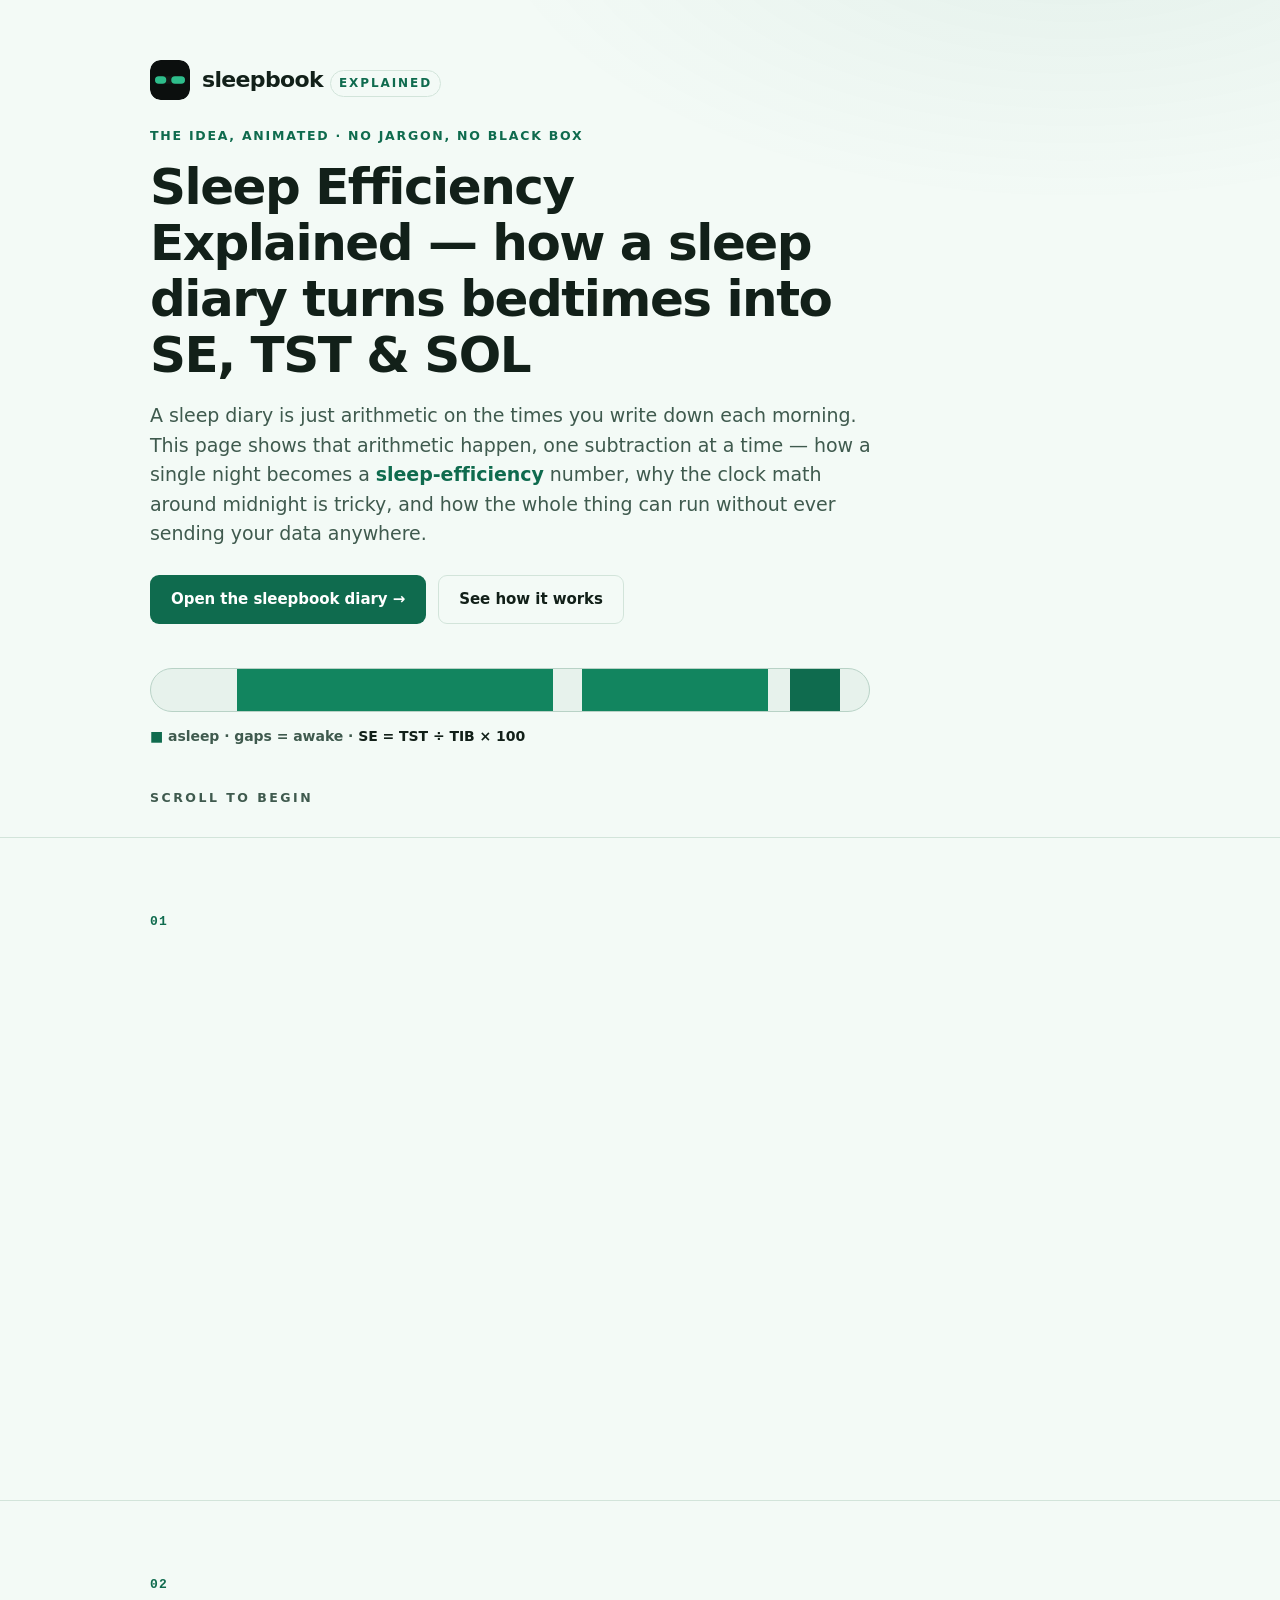
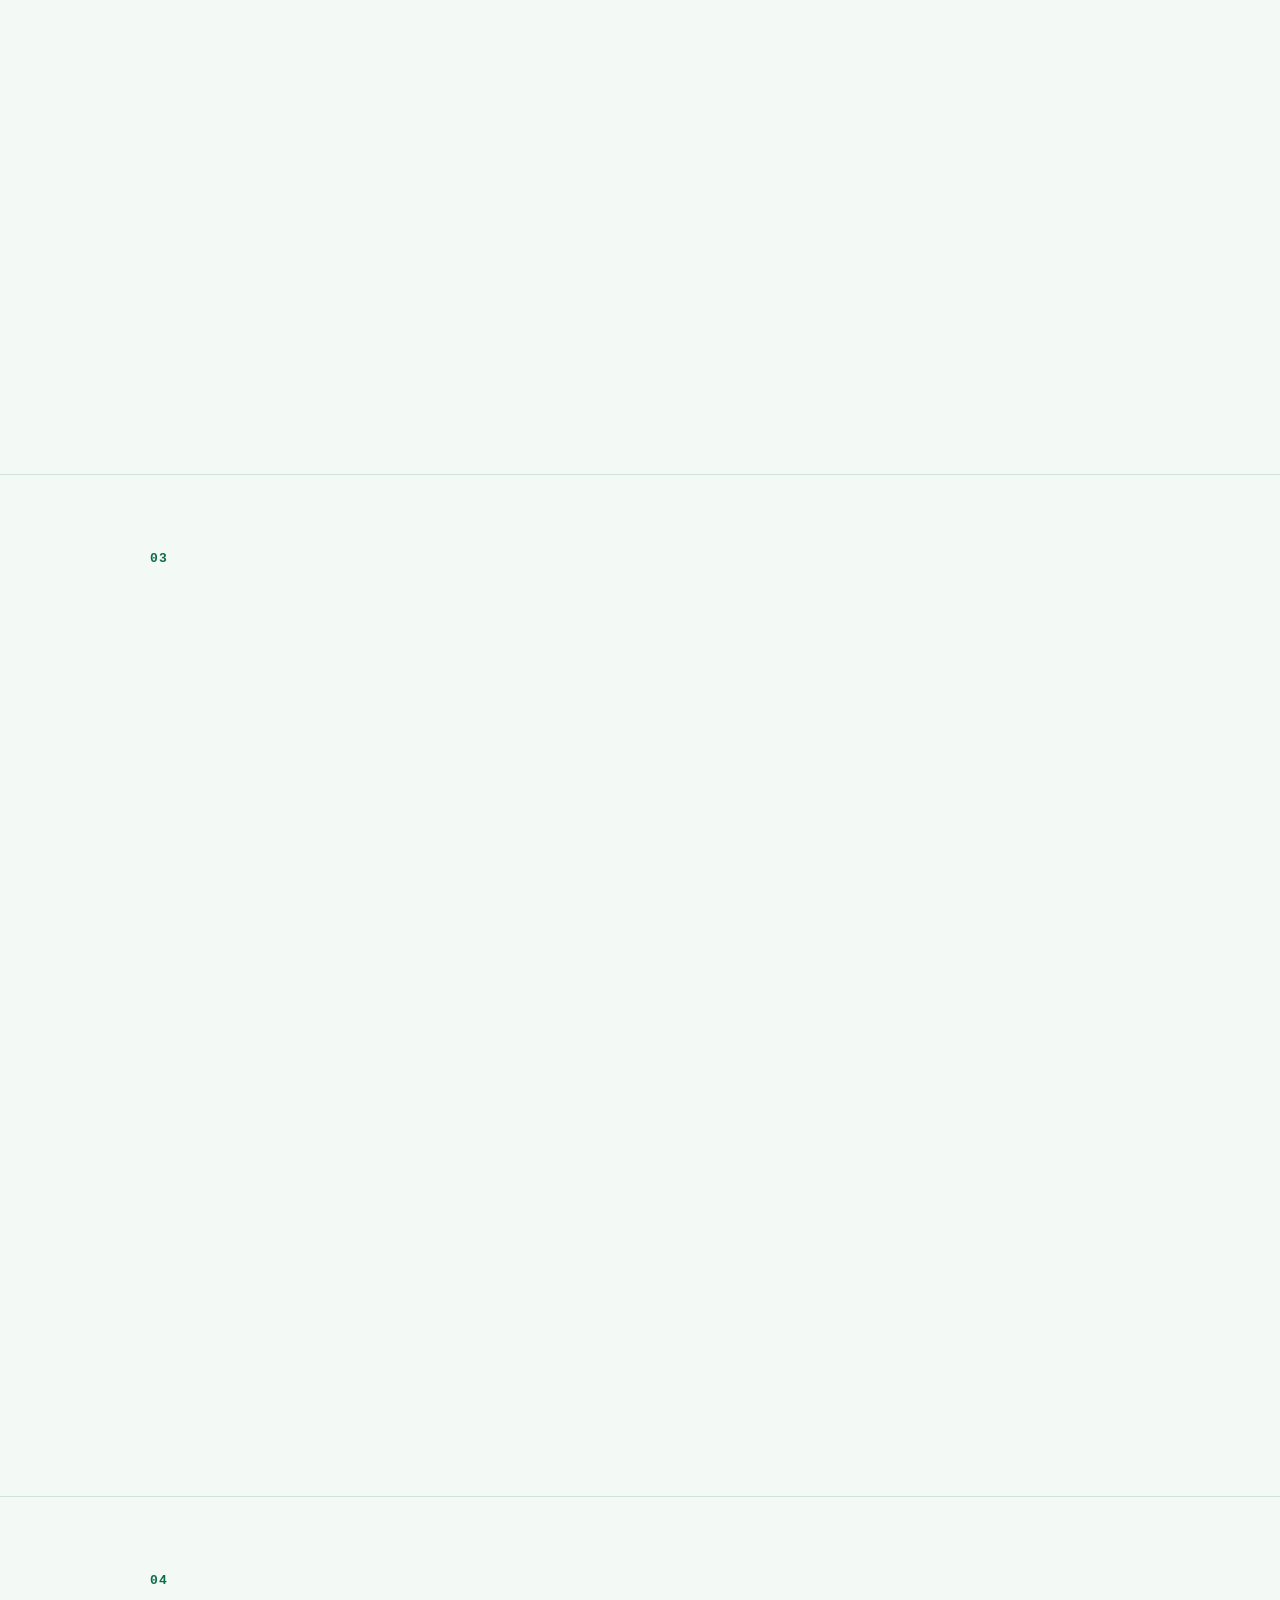
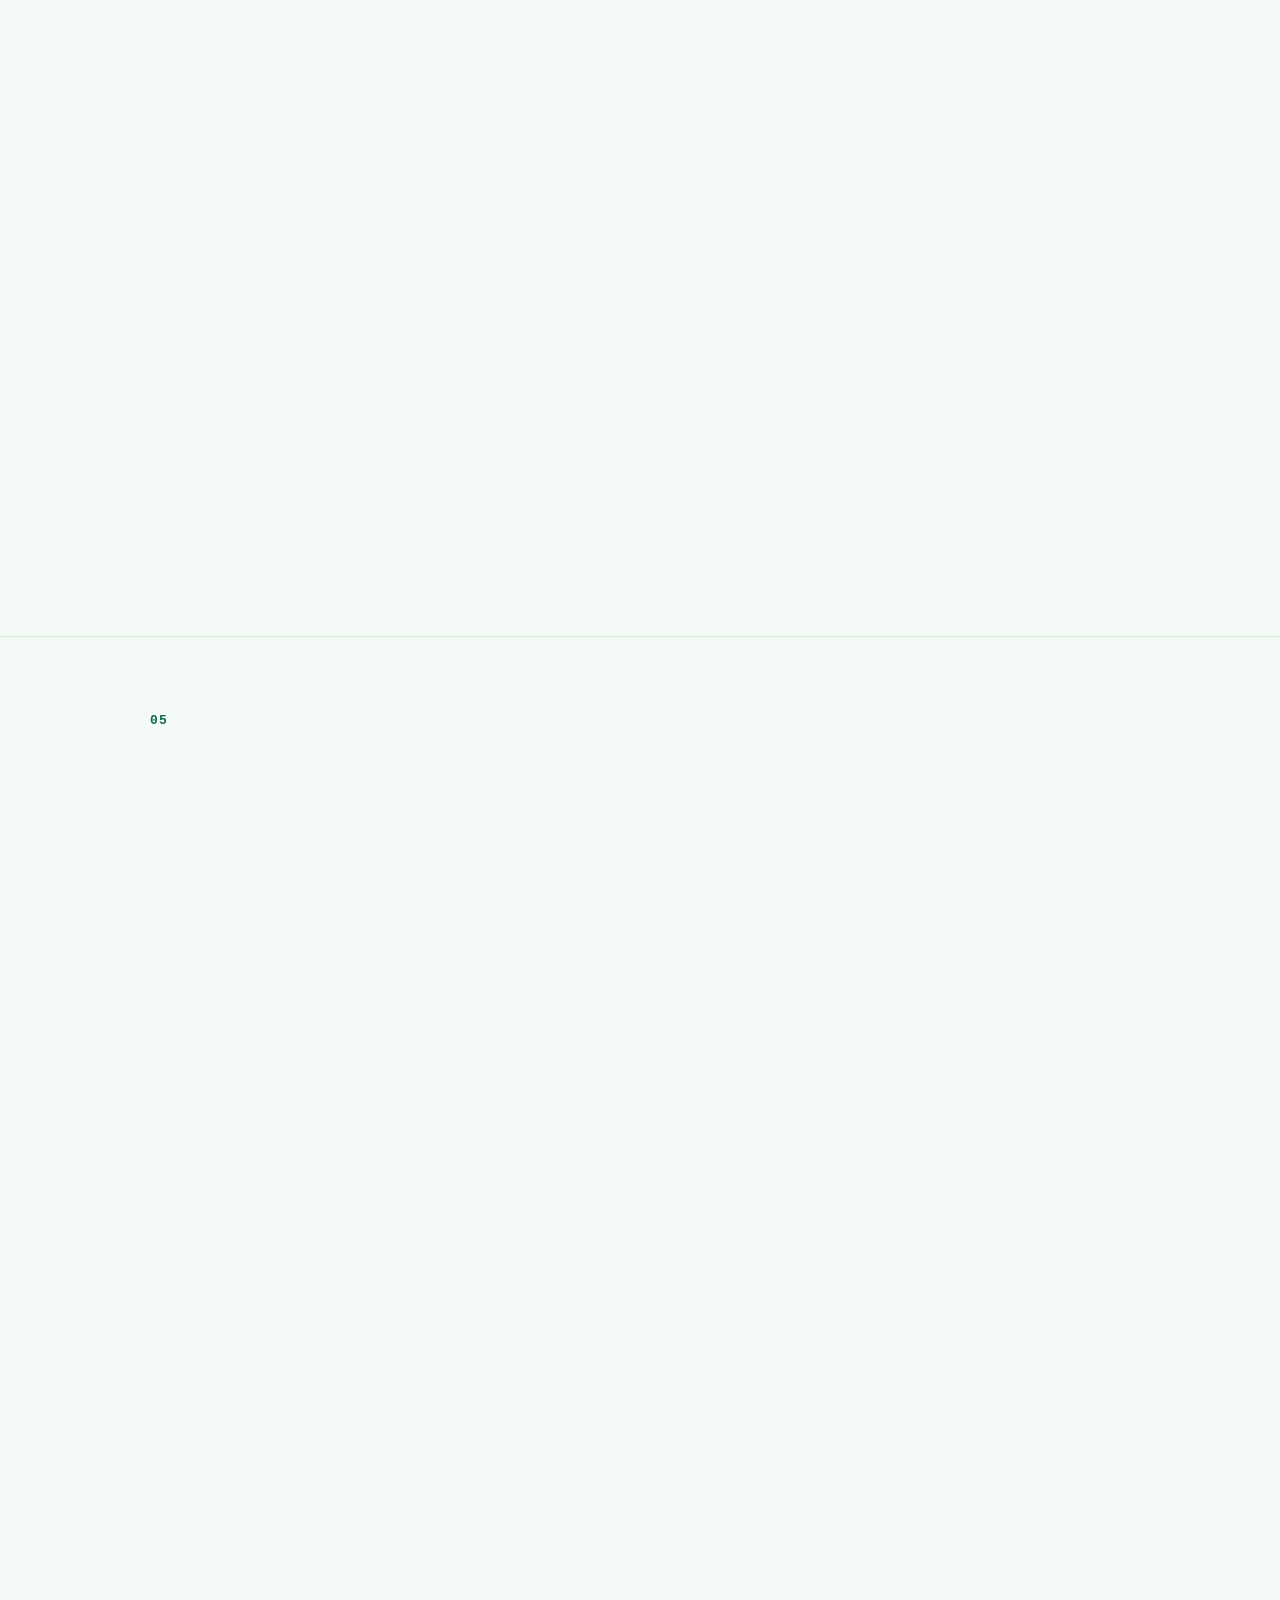
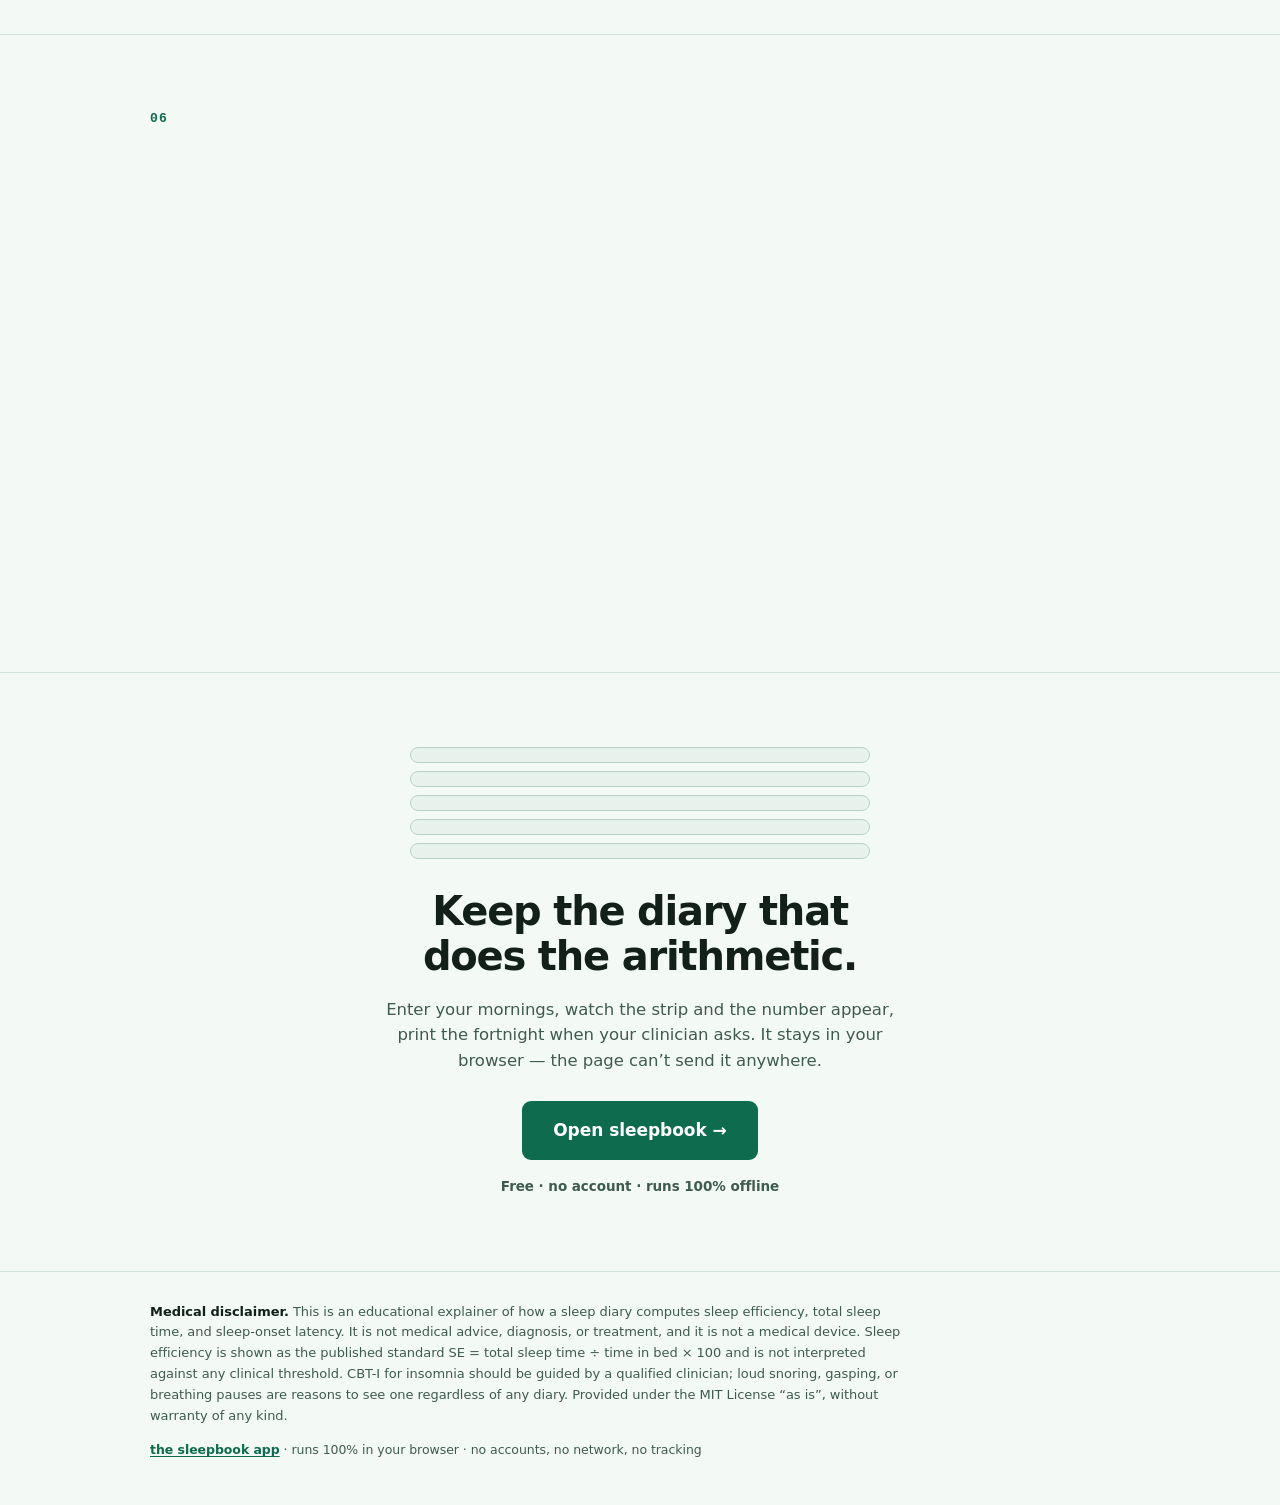
<file: index.html>
<!doctype html>
<html lang="en">
<head>
  <meta charset="utf-8">
  <meta name="viewport" content="width=device-width, initial-scale=1">
  <meta http-equiv="Content-Security-Policy" content="default-src 'self'; connect-src 'none'; img-src 'self' data:; base-uri 'none'; form-action 'none'; frame-ancestors 'none'; object-src 'none'">
  <title>Sleep Efficiency Explained — How a Sleep Diary Computes SE, TST &amp; SOL</title>
  <meta name="description" content="An animated explainer of how a CBT-I sleep diary turns your bedtimes into sleep-onset latency, total sleep time, and sleep efficiency — and why the arithmetic can stay entirely on your device.">
  <meta name="color-scheme" content="dark light">
  <link rel="canonical" href="https://sreenivas-sadhu-prabhakara.github.io/sleepbook-explained/">
  <meta name="robots" content="index, follow, max-image-preview:large">
  <meta name="author" content="Sreenivas Sadhu Prabhakara">
  <meta name="keywords" content="sleep efficiency explained, how is sleep efficiency calculated, sleep diary explained, total sleep time formula, sleep onset latency, CBT-I sleep diary, SE TST TIB formula, private sleep diary">

  <meta name="theme-color" content="#0B0F0E" media="(prefers-color-scheme: dark)">
  <meta name="theme-color" content="#F3FAF6" media="(prefers-color-scheme: light)">

  <!-- Open Graph -->
  <meta property="og:type" content="website">
  <meta property="og:site_name" content="Sleep Efficiency Explained">
  <meta property="og:title" content="Sleep Efficiency Explained — How a Sleep Diary Computes SE, TST &amp; SOL">
  <meta property="og:description" content="An animated explainer of how a CBT-I sleep diary turns your bedtimes into sleep-onset latency, total sleep time, and sleep efficiency — and why the arithmetic can stay entirely on your device.">
  <meta property="og:url" content="https://sreenivas-sadhu-prabhakara.github.io/sleepbook-explained/">
  <meta property="og:locale" content="en_US">
  <meta property="og:image" content="https://sreenivas-sadhu-prabhakara.github.io/sleepbook-explained/og-image.png">
  <meta property="og:image:width" content="1200">
  <meta property="og:image:height" content="630">
  <meta property="og:image:alt" content="One night strip resolving into a sleep-efficiency number — jade for asleep, ink gaps for awake.">

  <!-- Twitter -->
  <meta name="twitter:card" content="summary_large_image">
  <meta name="twitter:title" content="Sleep Efficiency Explained — How a Sleep Diary Computes SE, TST &amp; SOL">
  <meta name="twitter:description" content="An animated explainer of how a CBT-I sleep diary turns your bedtimes into sleep-onset latency, total sleep time, and sleep efficiency — and why the arithmetic can stay entirely on your device.">
  <meta name="twitter:image" content="https://sreenivas-sadhu-prabhakara.github.io/sleepbook-explained/og-image.png">
  <meta name="twitter:image:alt" content="One night strip resolving into a sleep-efficiency number — jade for asleep, ink gaps for awake.">

  <link rel="stylesheet" href="styles.css">
  <link rel="icon" href="favicon.svg" type="image/svg+xml">
  <link rel="apple-touch-icon" href="apple-touch-icon.png">
  <link rel="manifest" href="manifest.webmanifest">

  <!-- Structured data (data block; not affected by script-src) -->
  <script type="application/ld+json">
  {
    "@context": "https://schema.org",
    "@type": "WebApplication",
    "name": "Sleep Efficiency Explained",
    "description": "An animated, dependency-free explainer of how a CBT-I morning sleep diary computes sleep-onset latency, total sleep time, and sleep efficiency, and how it can run entirely on your device.",
    "url": "https://sreenivas-sadhu-prabhakara.github.io/sleepbook-explained/",
    "applicationCategory": "HealthApplication",
    "operatingSystem": "Any (modern web browser)",
    "browserRequirements": "Requires a modern web browser.",
    "isAccessibleForFree": true,
    "offers": { "@type": "Offer", "price": "0", "priceCurrency": "USD" },
    "license": "https://opensource.org/licenses/MIT",
    "author": { "@type": "Person", "name": "Sreenivas Sadhu Prabhakara" },
    "softwareVersion": "0.1.0",
    "featureList": [
      "Animated walkthrough of the sleep-efficiency formula",
      "Visual breakdown of a single night into asleep and awake segments",
      "Explanation of the across-midnight time engine",
      "How connect-src 'none' makes privacy an enforced guarantee",
      "Links to the live sleepbook diary app"
    ]
  }
  </script>
  <script type="application/ld+json">
  {
    "@context": "https://schema.org",
    "@type": "FAQPage",
    "mainEntity": [
      {
        "@type": "Question",
        "name": "How is sleep efficiency calculated?",
        "acceptedAnswer": {
          "@type": "Answer",
          "text": "Sleep efficiency is total sleep time divided by time in bed, times 100 (SE = TST / TIB x 100). Total sleep time is the time in bed minus the pre-sleep wait, minus the minutes to fall asleep, minus the time awake mid-night, minus the minutes lying in bed after the final awakening. This explainer animates each subtraction so the number is never a black box."
        }
      },
      {
        "@type": "Question",
        "name": "Why does a sleep diary need across-midnight time math?",
        "acceptedAnswer": {
          "@type": "Answer",
          "text": "Because you get into bed on one calendar day and wake on the next. A lights-out time of 23:15 and a final-wake time of 06:30 span midnight, so the clock reads a smaller number at wake-up. A correct diary adds a full day (1440 minutes) whenever a later event reads an earlier clock time, and rejects impossible sequences rather than showing a negative duration."
        }
      },
      {
        "@type": "Question",
        "name": "Can a sleep diary keep my data private?",
        "acceptedAnswer": {
          "@type": "Answer",
          "text": "Yes, by construction. If the page ships a Content-Security-Policy with connect-src set to none, the browser itself blocks every network request the page could make, so the diary physically cannot upload your sleep data. It is an enforced guarantee rather than a promise. The sleepbook app this explainer describes does exactly that."
        }
      },
      {
        "@type": "Question",
        "name": "Is this explainer medical advice?",
        "acceptedAnswer": {
          "@type": "Answer",
          "text": "No. This is an educational explainer of the arithmetic behind a sleep diary. It does not diagnose, treat, or interpret any score against a clinical threshold. CBT-I for insomnia should be guided by a qualified clinician, and symptoms such as loud snoring or breathing pauses are reasons to see one regardless of any diary."
        }
      }
    ]
  }
  </script>
</head>
<body>
  <a class="skip-link" href="#story">Skip to the explainer</a>

  <!-- progress rail (updated by app.js; degrades gracefully without JS) -->
  <div class="rail" aria-hidden="true"><span class="rail__fill" id="railFill"></span></div>

  <!-- ================= HERO ================= -->
  <header class="hero" id="top">
    <div class="hero__inner">
      <div class="brand">
        <svg class="brand__mark" viewBox="0 0 32 32" aria-hidden="true">
          <rect width="32" height="32" rx="8" fill="#0B0F0E"/>
          <rect x="4" y="13" width="24" height="6" rx="3" fill="#131A17"/>
          <rect x="4" y="13" width="9"  height="6" rx="3" fill="#2EBD8B"/>
          <rect x="17" y="13" width="11" height="6" rx="3" fill="#2EBD8B"/>
        </svg>
        <span class="brand__name">sleepbook<span class="brand__sub">explained</span></span>
      </div>

      <p class="eyebrow">The idea, animated &middot; no jargon, no black box</p>
      <h1 class="hero__title">Sleep Efficiency Explained — how a sleep diary turns bedtimes into SE, TST &amp; SOL</h1>
      <p class="hero__lede">
        A sleep diary is just arithmetic on the times you write down each morning. This page shows
        that arithmetic happen, one subtraction at a time — how a single night becomes a
        <strong>sleep-efficiency</strong> number, why the clock math around midnight is tricky, and
        how the whole thing can run without ever sending your data anywhere.
      </p>

      <div class="hero__cta">
        <a class="btn btn--primary" href="https://sreenivas-sadhu-prabhakara.github.io/sleepbook/">Open the sleepbook diary &rarr;</a>
        <a class="btn btn--ghost" href="#story">See how it works</a>
      </div>

      <!-- animated hero: one night strip fills and a number counts up -->
      <figure class="herofig" aria-hidden="true">
        <div class="herofig__strip">
          <span class="herofig__seg herofig__seg--a"></span>
          <span class="herofig__seg herofig__seg--b"></span>
          <span class="herofig__seg herofig__seg--c"></span>
        </div>
        <figcaption class="herofig__cap">
          <span class="herofig__k">&#9632;</span> asleep &middot; gaps = awake &middot;
          <span class="herofig__eq">SE = TST &divide; TIB &times; 100</span>
        </figcaption>
      </figure>
      <p class="visually-hidden">
        Animation: a horizontal bar representing one night in bed fills with jade segments for the
        time asleep, leaving ink gaps for the time awake, illustrating the sleep-efficiency formula.
      </p>

      <p class="hero__scrollhint" aria-hidden="true">scroll to begin</p>
    </div>
  </header>

  <main id="story">

    <!-- ============ 1. THE HOOK / PROBLEM ============ -->
    <section class="scene scene--problem" id="problem" aria-labelledby="problem-h">
      <div class="scene__inner">
        <p class="scene__num" aria-hidden="true">01</p>
        <h2 id="problem-h" class="scene__h reveal">Search &ldquo;sleep diary template&rdquo; and you get a page you still do the maths on.</h2>
        <p class="scene__lede reveal reveal--d1">
          If you have insomnia and you&rsquo;re doing CBT-I, someone has asked you to keep a diary
          every morning for weeks. The printables you find are static. You write down six or seven
          times, then you&rsquo;re supposed to work out — by hand, half-awake — how long you actually
          slept and how efficient the night was. Every morning. For a fortnight.
        </p>
        <div class="painline reveal reveal--d2" aria-hidden="true">
          <span class="painline__t">into bed 23:00</span>
          <span class="painline__t">lights out 23:15</span>
          <span class="painline__t">asleep by&hellip;?</span>
          <span class="painline__t painline__t--q">= how many hours?</span>
        </div>
        <p class="scene__note reveal reveal--d3">
          The arithmetic isn&rsquo;t hard. It&rsquo;s just fiddly, repetitive, and easy to get wrong —
          especially the part that crosses midnight. That is exactly the kind of job a page can do
          for you, correctly, every time.
        </p>
      </div>
    </section>

    <!-- ============ 2. THE MOTIF: ONE NIGHT AS A STRIP ============ -->
    <section class="scene scene--strip" id="motif" aria-labelledby="motif-h">
      <div class="scene__inner">
        <p class="scene__num" aria-hidden="true">02</p>
        <h2 id="motif-h" class="scene__h reveal">One night, drawn as a strip.</h2>
        <p class="scene__lede reveal reveal--d1">
          Picture the whole time you spend in bed as a single bar. The parts where you were
          <strong class="ink-jade">asleep</strong> fill in jade. The parts where you were
          <strong class="ink-gap">awake</strong> — waiting to drop off, stirring in the night,
          lying there after the alarm — stay as dark gaps. That strip is the whole idea.
        </p>

        <!-- the animated night strip: labelled SVG, segments draw in, in reduced-motion they are simply present -->
        <figure class="stripfig reveal reveal--d2">
          <svg class="nstrip" viewBox="0 0 1000 120" role="img" aria-labelledby="nstrip-title nstrip-desc">
            <title id="nstrip-title">A single night broken into segments</title>
            <desc id="nstrip-desc">A horizontal bar. From left to right: a gap for the pre-sleep wait and time to fall asleep, a long jade asleep block, a small gap for a mid-night awakening, another jade asleep block, then a gap for the minutes lying awake after the final wake-up.</desc>
            <!-- track -->
            <rect class="nstrip__track" x="0" y="40" width="1000" height="40" rx="20"/>
            <!-- asleep blocks (jade) drawn in order -->
            <rect class="nstrip__sleep s1" x="150" y="40" width="420" height="40" rx="20"/>
            <rect class="nstrip__sleep s2" x="620" y="40" width="270" height="40" rx="20"/>
            <!-- frame -->
            <rect class="nstrip__frame" x="0" y="40" width="1000" height="40" rx="20"/>
            <!-- gap brackets + labels -->
            <g class="nstrip__lbl l1"><line x1="0" y1="30" x2="150" y2="30"/><text x="75" y="20">pre-sleep + falling asleep</text></g>
            <g class="nstrip__lbl l2"><line x1="570" y1="30" x2="620" y2="30"/><text x="595" y="20">awake</text></g>
            <g class="nstrip__lbl l3"><line x1="890" y1="30" x2="1000" y2="30"/><text x="945" y="20">early rise</text></g>
            <text class="nstrip__cap c1" x="360" y="105">asleep</text>
            <text class="nstrip__cap c2" x="755" y="105">asleep</text>
          </svg>
        </figure>
        <p class="scene__note reveal reveal--d3">
          Add up the jade and you have <strong>total sleep time</strong>. Take the whole bar and
          you have <strong>time in bed</strong>. Everything else is bookkeeping.
        </p>
      </div>
    </section>

    <!-- ============ 3. HOW: THE FORMULA, BUILT ============ ============ -->
    <section class="scene scene--formula" id="formula" aria-labelledby="formula-h">
      <div class="scene__inner">
        <p class="scene__num" aria-hidden="true">03</p>
        <h2 id="formula-h" class="scene__h reveal">How the number is built — one honest subtraction at a time.</h2>
        <p class="scene__lede reveal reveal--d1">
          Take a real-ish night: into bed 23:00, lights out 23:15, twenty-five minutes to fall
          asleep, thirty-five minutes awake in the small hours, final wake 06:10, up at 06:40.
          Here is every step, nothing hidden.
        </p>

        <ol class="steps" aria-label="How total sleep time and sleep efficiency are computed">
          <li class="step reveal reveal--d1">
            <span class="step__k">Time in bed</span>
            <span class="step__eq">23:00 &rarr; 06:40 = <strong>460 min</strong></span>
            <span class="step__why">the whole bar</span>
          </li>
          <li class="step step--minus reveal reveal--d1">
            <span class="step__k">&minus; pre-sleep wait</span>
            <span class="step__eq">23:00 &rarr; 23:15 = <strong>15 min</strong></span>
            <span class="step__why">in bed, not yet trying</span>
          </li>
          <li class="step step--minus reveal reveal--d2">
            <span class="step__k">&minus; time to fall asleep</span>
            <span class="step__eq"><strong>25 min</strong></span>
            <span class="step__why">sleep-onset latency (SOL)</span>
          </li>
          <li class="step step--minus reveal reveal--d2">
            <span class="step__k">&minus; awake mid-night</span>
            <span class="step__eq"><strong>35 min</strong></span>
            <span class="step__why">wake after sleep onset (WASO)</span>
          </li>
          <li class="step step--minus reveal reveal--d3">
            <span class="step__k">&minus; lying awake after waking</span>
            <span class="step__eq">06:10 &rarr; 06:40 = <strong>30 min</strong></span>
            <span class="step__why">early-rise minutes</span>
          </li>
          <li class="step step--total reveal reveal--d3">
            <span class="step__k">Total sleep time</span>
            <span class="step__eq">460 &minus; 15 &minus; 25 &minus; 35 &minus; 30 = <strong>355 min</strong></span>
            <span class="step__why">the jade, added up</span>
          </li>
        </ol>

        <div class="sefinal reveal reveal--d3" aria-labelledby="se-final-lab">
          <p class="sefinal__eq" id="se-final-lab">
            SE = <span class="sefinal__frac"><span>TST 355</span><span>TIB 460</span></span> &times; 100 =
            <strong class="sefinal__val" id="seVal">77.2<span class="sefinal__pct">%</span></strong>
          </p>
          <p class="sefinal__note">
            That&rsquo;s it. Sleep efficiency is the share of your time in bed you actually spent asleep.
            No threshold is applied, no verdict is passed — it&rsquo;s a measurement, shown with its
            own formula so you can check it yourself.
          </p>
        </div>
      </div>
    </section>

    <!-- ============ 4. THE MIDNIGHT TRAP ============ -->
    <section class="scene scene--midnight" id="midnight" aria-labelledby="midnight-h">
      <div class="scene__inner">
        <p class="scene__num" aria-hidden="true">04</p>
        <h2 id="midnight-h" class="scene__h reveal">The part that trips everyone up: the clock goes backwards at midnight.</h2>
        <p class="scene__lede reveal reveal--d1">
          Lights out at <strong>23:15</strong>, final wake at <strong>06:30</strong>. Subtract the
          clock numbers and you get a negative. A correct diary notices the later event reads an
          <em>earlier</em> time, adds a whole day, and gets <strong>435 minutes</strong> — not a
          minus sign.
        </p>

        <figure class="clockfig reveal reveal--d2" aria-hidden="true">
          <div class="clockrow">
            <span class="clockrow__t clockrow__t--out">23:15</span>
            <span class="clockrow__mid">midnight</span>
            <span class="clockrow__t clockrow__t--wake">06:30</span>
          </div>
          <div class="clockrow__bar">
            <span class="clockrow__wrap">+1 day (1440 min) added across the boundary</span>
          </div>
          <p class="clockfig__eq">(24:00 &minus; 23:15) + 06:30 = 45 + 390 = <strong>435 min in bed</strong></p>
        </figure>

        <p class="scene__note reveal reveal--d3">
          And when the times genuinely don&rsquo;t make sense — a final wake-up after you got out of
          bed, or a &ldquo;night&rdquo; longer than any real night — the diary refuses to invent a
          number. It shows a plain error instead of a nonsense one. <strong>The screen can never
          display a negative sleep time.</strong>
        </p>
      </div>
    </section>

    <!-- ============ 5. THE PRIVACY GUARANTEE ============ -->
    <section class="scene scene--privacy" id="privacy" aria-labelledby="privacy-h">
      <div class="scene__inner">
        <p class="scene__num" aria-hidden="true">05</p>
        <h2 id="privacy-h" class="scene__h reveal">Your sleep data never leaves the page — and that&rsquo;s enforced, not promised.</h2>
        <p class="scene__lede reveal reveal--d1">
          Sleep is health data. The honest way to keep it private isn&rsquo;t a privacy policy you
          have to trust — it&rsquo;s a page that <em>physically cannot</em> send anything. One line of
          security policy does that:
        </p>

        <figure class="csp reveal reveal--d2">
          <pre class="csp__code" aria-label="Content Security Policy directive"><code>Content-Security-Policy:
  default-src 'self';
  <span class="csp__hl">connect-src 'none';</span></code></pre>
          <figcaption class="csp__cap">
            <span class="csp__hl-text">connect-src 'none'</span> tells the browser to block every
            outbound request the page could make — no upload, no analytics, no &ldquo;phone home&rdquo;,
            even by accident.
          </figcaption>
        </figure>

        <ul class="netgrid reveal reveal--d3" aria-label="What the security policy blocks">
          <li class="net"><span class="net__x" aria-hidden="true">&times;</span> upload to a server <span class="net__tag">blocked</span></li>
          <li class="net"><span class="net__x" aria-hidden="true">&times;</span> analytics / trackers <span class="net__tag">blocked</span></li>
          <li class="net"><span class="net__x" aria-hidden="true">&times;</span> external fonts &amp; scripts <span class="net__tag">blocked</span></li>
          <li class="net net--ok"><span class="net__ok" aria-hidden="true">&check;</span> save on your device <span class="net__tag net__tag--ok">allowed</span></li>
        </ul>
        <p class="scene__note reveal reveal--d3">
          The diary is stored only in your browser&rsquo;s local storage. There is no account, no cloud,
          no share link. Because nothing depends on the network, it also works with no signal at all.
        </p>
      </div>
    </section>

    <!-- ============ 6. FEATURE TOUR ============ -->
    <section class="scene scene--tour" id="tour" aria-labelledby="tour-h">
      <div class="scene__inner">
        <p class="scene__num" aria-hidden="true">06</p>
        <h2 id="tour-h" class="scene__h reveal">What the diary itself gives you.</h2>
        <div class="tourgrid">
          <article class="tile reveal reveal--d1">
            <h3 class="tile__h">The ten-field morning form</h3>
            <p class="tile__p">The standard sleep-diary items, with inline validation and plain-language errors — a generic implementation of the published fields, not a copied instrument.</p>
          </article>
          <article class="tile reveal reveal--d1">
            <h3 class="tile__h">Per-night maths, formula shown</h3>
            <p class="tile__p">SOL, TST and sleep efficiency computed for every night, each printed next to its own formula so nothing is a black box.</p>
          </article>
          <article class="tile reveal reveal--d2">
            <h3 class="tile__h">The two-week grid</h3>
            <p class="tile__p">Fourteen nights as stacked strips with 7- and 14-day averages — the exact artifact a clinic asks you to bring.</p>
          </article>
          <article class="tile reveal reveal--d2">
            <h3 class="tile__h">Trend chart</h3>
            <p class="tile__p">Sleep efficiency and total sleep time drawn as plain SVG lines across every night. No chart library, no network.</p>
          </article>
          <article class="tile reveal reveal--d3">
            <h3 class="tile__h">Print, CSV &amp; JSON</h3>
            <p class="tile__p">A one-page printable handoff for your clinician, a spreadsheet-ready CSV, and a full JSON backup — the only ways data leaves the app.</p>
          </article>
          <article class="tile reveal reveal--d3">
            <h3 class="tile__h">Nothing it pretends to be</h3>
            <p class="tile__p">It computes; it never treats. No sleep-restriction schedules, no bedtime prescriptions, no sensor guesses about &ldquo;true&rdquo; sleep.</p>
          </article>
        </div>
      </div>
    </section>

    <!-- ============ 7. CTA ============ -->
    <section class="scene scene--cta" id="cta" aria-labelledby="cta-h">
      <div class="scene__inner cta">
        <figure class="cta__strips" aria-hidden="true">
          <span class="cta__strip"><i style="left:14%;width:70%"></i><i class="mint" style="left:86%;width:8%"></i></span>
          <span class="cta__strip"><i style="left:8%;width:82%"></i></span>
          <span class="cta__strip"><i style="left:20%;width:36%"></i><i style="left:62%;width:26%"></i></span>
          <span class="cta__strip"><i style="left:6%;width:88%"></i></span>
          <span class="cta__strip"><i style="left:16%;width:30%"></i><i style="left:52%;width:20%"></i><i style="left:78%;width:14%"></i></span>
        </figure>
        <h2 id="cta-h" class="cta__h">Keep the diary that does the arithmetic.</h2>
        <p class="cta__p">
          Enter your mornings, watch the strip and the number appear, print the fortnight when your
          clinician asks. It stays in your browser — the page can&rsquo;t send it anywhere.
        </p>
        <a class="btn btn--primary btn--big" href="https://sreenivas-sadhu-prabhakara.github.io/sleepbook/">Open sleepbook &rarr;</a>
        <p class="cta__sub">Free &middot; no account &middot; runs 100% offline</p>
      </div>
    </section>
  </main>

  <footer class="foot">
    <div class="foot__inner">
      <p class="foot__disclaimer">
        <strong>Medical disclaimer.</strong> This is an educational explainer of how a sleep diary
        computes sleep efficiency, total sleep time, and sleep-onset latency. It is not medical
        advice, diagnosis, or treatment, and it is not a medical device. Sleep efficiency is shown as
        the published standard SE = total sleep time &divide; time in bed &times; 100 and is not
        interpreted against any clinical threshold. CBT-I for insomnia should be guided by a qualified
        clinician; loud snoring, gasping, or breathing pauses are reasons to see one regardless of any
        diary. Provided under the MIT License &ldquo;as is&rdquo;, without warranty of any kind.
      </p>
      <p class="foot__meta">
        <a href="https://sreenivas-sadhu-prabhakara.github.io/sleepbook/">the sleepbook app</a> &middot;
        <span>runs 100% in your browser</span> &middot;
        <span>no accounts, no network, no tracking</span>
      </p>
    </div>
  </footer>

  <script src="app.js"></script>
</body>
</html>
</file>
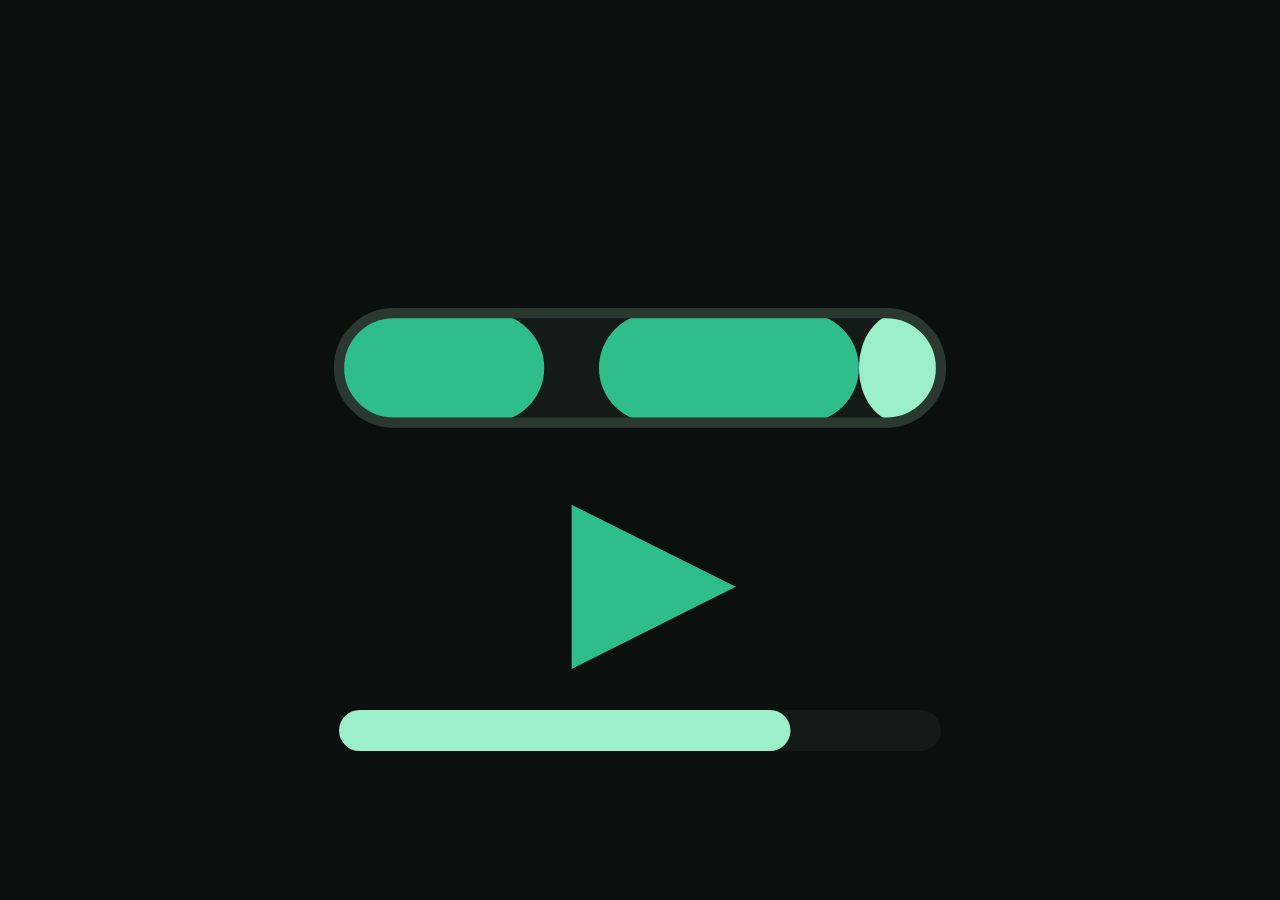
<file: assets/icon.html>
<!doctype html>
<html lang="en">
<head>
<meta charset="utf-8">
<style>
  * { box-sizing: border-box; margin: 0; padding: 0; }
  html, body { width: 100%; height: 100%; overflow: hidden; background: #0B0F0E; }
  body { display: grid; place-items: center; }
  /* 12% safe padding on each side -> mark fills the middle 76vmin */
  .mark { width: 76vmin; height: 76vmin; display: block; }
</style>
</head>
<body>
  <!-- icon = the night strip mid-reveal: one strip with an ink gap and a
       jade "play" wedge, marking this as the animated explainer of sleepbook -->
  <svg class="mark" viewBox="0 0 100 100" aria-hidden="true">
    <!-- upper night strip (the diary row) -->
    <rect x="6" y="30" width="88" height="16" rx="8" fill="#131A17"/>
    <rect x="6"  y="30" width="30" height="16" rx="8" fill="#2EBD8B"/>
    <rect x="44" y="30" width="38" height="16" rx="8" fill="#2EBD8B"/>
    <rect x="82" y="30" width="12" height="16" rx="8" fill="#9BEFCB"/>
    <rect x="6" y="30" width="88" height="16" rx="8" fill="none" stroke="#2A382F" stroke-width="1.5"/>

    <!-- "resolves to" — a jade play wedge (the animated / explainer cue) -->
    <path d="M40 58 L64 70 L40 82 Z" fill="#2EBD8B"/>
    <!-- lower measured bar echoing the result -->
    <rect x="6" y="88" width="88" height="6" rx="3" fill="#131A17"/>
    <rect x="6" y="88" width="66" height="6" rx="3" fill="#9BEFCB"/>
  </svg>
</body>
</html>
</file>
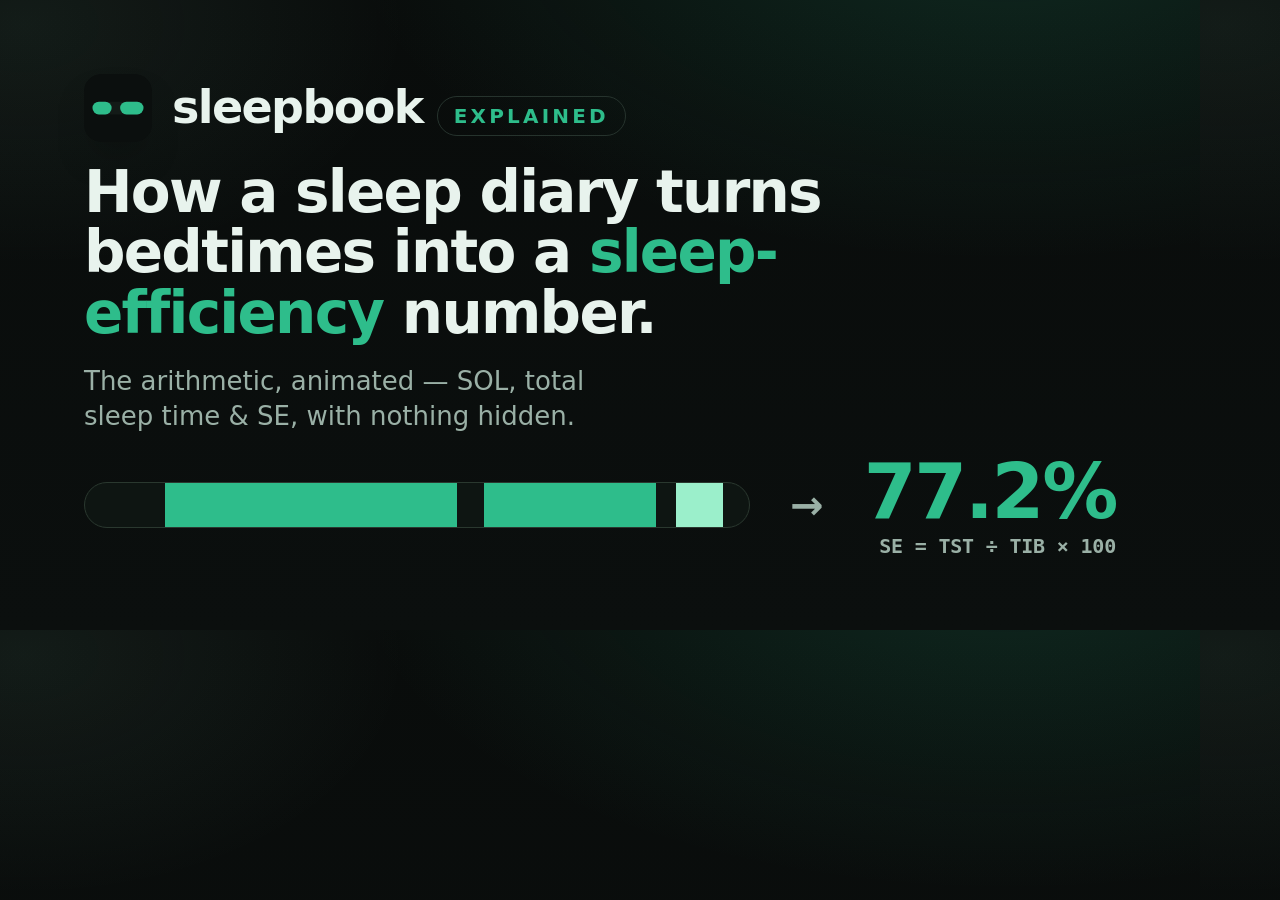
<file: assets/og.html>
<!doctype html>
<html lang="en">
<head>
<meta charset="utf-8">
<style>
  :root {
    --bg: #0B0F0E; --surface: #131A17; --line: #26332D;
    --text: #E8F3ED; --muted: #9AB0A6;
    --jade: #2EBD8B; --mint: #9BEFCB; --frame: #2A382F; --track: #0E1512;
    --sans: system-ui, -apple-system, "Segoe UI", Roboto, "Helvetica Neue", Arial, sans-serif;
    --mono: ui-monospace, "SF Mono", "Cascadia Mono", Menlo, Consolas, monospace;
  }
  * { box-sizing: border-box; margin: 0; padding: 0; }
  html, body { width: 1200px; height: 630px; overflow: hidden; }
  body {
    position: relative; font-family: var(--sans); color: var(--text);
    background:
      radial-gradient(1100px 560px at 84% -12%, rgba(46,189,139,0.16), transparent 60%),
      radial-gradient(700px 440px at 2% 4%, rgba(155,239,203,0.07), transparent 55%),
      linear-gradient(180deg, #090C0B 0%, #0B0F0E 100%);
    -webkit-font-smoothing: antialiased;
    display: flex; flex-direction: column; justify-content: space-between;
    padding: 74px 84px;
  }

  .top { display: flex; align-items: center; justify-content: space-between; }
  .brand { display: flex; align-items: center; gap: 20px; }
  .mark { width: 68px; height: 68px; border-radius: 16px; box-shadow: 0 20px 44px -22px rgba(0,0,0,0.8); }
  .wordmark { font-size: 46px; font-weight: 800; letter-spacing: -0.035em; display: inline-flex; align-items: baseline; gap: 14px; }
  .badge { font-size: 20px; font-weight: 700; letter-spacing: 0.16em; text-transform: uppercase; color: var(--jade); padding: 7px 16px; border: 1px solid var(--line); border-radius: 999px; }

  .headline h1 { font-size: 58px; font-weight: 800; letter-spacing: -0.03em; line-height: 1.05; max-width: 20ch; }
  .headline .accent { color: var(--jade); }
  .headline p { margin-top: 20px; font-size: 26px; font-weight: 500; color: var(--muted); line-height: 1.35; max-width: 34ch; }

  /* the motif, "resolving": one long night strip → the SE number */
  .resolve { display: flex; align-items: center; gap: 40px; }
  .strip {
    position: relative; height: 46px; border-radius: 23px; flex: 1;
    background: var(--track); border: 1px solid var(--frame); overflow: hidden;
  }
  .seg { position: absolute; top: 0; height: 100%; background: var(--jade); }
  .seg--mint { background: var(--mint); }
  .arrow { color: var(--muted); font-size: 40px; font-weight: 700; }
  .se { display: flex; flex-direction: column; align-items: flex-end; line-height: 1; }
  .se__val { font-size: 76px; font-weight: 800; color: var(--jade); letter-spacing: -0.03em; font-variant-numeric: tabular-nums; }
  .se__lab { font-size: 20px; color: var(--muted); font-weight: 700; margin-top: 6px; font-family: var(--mono); letter-spacing: -0.01em; }
</style>
</head>
<body>
  <div class="top">
    <div class="brand">
      <svg class="mark" viewBox="0 0 32 32" aria-hidden="true">
        <rect width="32" height="32" rx="8" fill="#0B0F0E"/>
        <rect x="4" y="13" width="24" height="6" rx="3" fill="#131A17"/>
        <rect x="4" y="13" width="9"  height="6" rx="3" fill="#2EBD8B"/>
        <rect x="17" y="13" width="11" height="6" rx="3" fill="#2EBD8B"/>
      </svg>
      <span class="wordmark">sleepbook <span class="badge">explained</span></span>
    </div>
  </div>

  <div class="headline">
    <h1>How a sleep diary turns bedtimes into a <span class="accent">sleep-efficiency</span> number.</h1>
    <p>The arithmetic, animated — SOL, total sleep time &amp; SE, with nothing hidden.</p>
  </div>

  <div class="resolve">
    <div class="strip">
      <span class="seg" style="left:12%;width:44%"></span>
      <span class="seg" style="left:60%;width:26%"></span>
      <span class="seg seg--mint" style="left:89%;width:7%"></span>
    </div>
    <span class="arrow">&rarr;</span>
    <div class="se">
      <span class="se__val">77.2%</span>
      <span class="se__lab">SE = TST &divide; TIB &times; 100</span>
    </div>
  </div>
</body>
</html>
</file>
<file: styles.css>
/* ============================================================
   sleepbook · explained — animated explainer for the sleepbook diary.
   Shares sleepbook's "Nightfall ink" identity: jade sleep on ink gaps.
   Motif carried through: the night strip. Scroll-driven reveals + the
   strip filling in. Light + dark, WCAG-AA in both. System sans only,
   tabular numerals. Every animation degrades to a legible static state
   under prefers-reduced-motion.
   ============================================================ */

:root {
  /* dark (default) — identical tokens to sleepbook */
  --bg:        #0B0F0E;   /* ink-black with a green cast */
  --surface:   #131A17;
  --surface2:  #182420;
  --line:      #26332D;
  --text:      #E8F3ED;   /* mist — 15.6:1 on --bg */
  --muted:     #9AB0A6;   /* sage — 7.0:1 on --bg */
  --jade:      #2EBD8B;   /* accent */
  --mint:      #9BEFCB;   /* highlight */
  --amber:     #E0A458;   /* attention */
  --rose:      #F08A8A;   /* "blocked" mark (AA on surfaces) */

  --jade-dim:  rgba(46, 189, 139, 0.16);
  --amber-dim: rgba(224, 164, 88, 0.16);
  --rose-dim:  rgba(240, 138, 138, 0.14);

  --on-jade:   #04120C;   /* near-black reads AA on bright jade */

  --sans: system-ui, -apple-system, "Segoe UI", Roboto, "Helvetica Neue", Arial, sans-serif;
  --mono: ui-monospace, "SF Mono", "Cascadia Mono", Menlo, Consolas, monospace;

  --radius: 14px;
  --radius-sm: 9px;
  --shadow: 0 20px 46px -26px rgba(0,0,0,0.8);
  --wrap: 980px;
  --ease: cubic-bezier(0.22, 0.61, 0.36, 1);

  --strip-sleep: var(--jade);
  --strip-track: #0E1512;
  --strip-frame: #2A382F;
  --gap-ink:     #0A100D;
}

@media (prefers-color-scheme: light) {
  :root {
    --bg:        #F3FAF6;   /* paper-mint */
    --surface:   #FFFFFF;
    --surface2:  #EAF4EE;
    --line:      #D2E4DA;
    --text:      #122019;   /* ink — 13.9:1 on --bg */
    --muted:     #3F5A4E;   /* 6.3:1 on --bg */
    --jade:      #0F6B4E;   /* deep-jade — 5.4:1 on --bg */
    --mint:      #0F6B4E;
    --amber:     #8A5A17;   /* AA on light surfaces */
    --rose:      #B3261E;   /* AA "blocked" on light */

    --jade-dim:  rgba(15, 107, 78, 0.12);
    --amber-dim: rgba(138, 90, 23, 0.12);
    --rose-dim:  rgba(179, 38, 30, 0.10);

    --shadow: 0 18px 40px -28px rgba(18,32,25,0.35);

    --strip-sleep: #12855F;
    --strip-track: #E7F2EC;
    --strip-frame: #B8D2C6;
    --gap-ink:     #DCEBE3;

    /* deep-jade fill is dark → on-accent text must be WHITE for AA */
    --on-jade: #FFFFFF;
  }
}

* { box-sizing: border-box; }
html { -webkit-text-size-adjust: 100%; scroll-behavior: smooth; }

body {
  margin: 0;
  background: var(--bg);
  color: var(--text);
  font-family: var(--sans);
  font-size: 16px;
  line-height: 1.55;
  letter-spacing: -0.003em;
  -webkit-font-smoothing: antialiased;
  text-rendering: optimizeLegibility;
  overflow-x: hidden;
}
.sefinal__val, .step__eq, .clockfig__eq, .herofig__eq, .csp__code { font-variant-numeric: tabular-nums; }

h1, h2, h3 { margin: 0; font-weight: 750; letter-spacing: -0.02em; line-height: 1.12; }
p { margin: 0; }
em { font-style: normal; color: var(--text); }
strong { color: var(--text); }

.ink-jade { color: var(--jade); }
.ink-gap  { color: var(--muted); }

.visually-hidden {
  position: absolute; width: 1px; height: 1px; padding: 0; margin: -1px;
  overflow: hidden; clip: rect(0 0 0 0); white-space: nowrap; border: 0;
}

/* ambient wash — same signature as the app */
body::before {
  content: ""; position: fixed; inset: 0; z-index: -1; pointer-events: none;
  background:
    radial-gradient(1100px 560px at 82% -10%, rgba(46,189,139,0.10), transparent 60%),
    radial-gradient(760px 460px at 4% 2%, rgba(155,239,203,0.05), transparent 55%);
}
@media (prefers-color-scheme: light) {
  body::before { background:
    radial-gradient(1000px 520px at 84% -12%, rgba(15,107,78,0.07), transparent 60%); }
}

/* ---------- skip link + focus ---------- */
.skip-link {
  position: absolute; left: 12px; top: -60px;
  background: var(--jade); color: var(--on-jade);
  padding: 10px 16px; border-radius: 10px; font-weight: 700;
  z-index: 80; transition: top 0.18s var(--ease); text-decoration: none;
}
.skip-link:focus { top: 12px; }
a:focus-visible, button:focus-visible {
  outline: 3px solid var(--jade); outline-offset: 3px; border-radius: 6px;
}

/* ---------- progress rail ---------- */
.rail {
  position: fixed; top: 0; left: 0; right: 0; height: 3px;
  background: transparent; z-index: 70;
}
.rail__fill {
  display: block; height: 100%; width: 0%;
  background: linear-gradient(90deg, var(--jade), var(--mint));
  transition: width 0.1s linear;
}

/* ---------- buttons ---------- */
.btn {
  display: inline-flex; align-items: center; justify-content: center;
  appearance: none; cursor: pointer; text-decoration: none;
  background: var(--surface2); color: var(--text);
  border: 1px solid var(--line); border-radius: var(--radius-sm);
  padding: 12px 20px; font-size: 15px; font-weight: 700; font-family: inherit;
  transition: transform 0.08s var(--ease), background 0.15s var(--ease), border-color 0.15s var(--ease);
}
.btn:hover { border-color: var(--jade); }
.btn:active { transform: translateY(1px); }
.btn--primary { background: var(--jade); color: var(--on-jade); border-color: transparent; }
.btn--primary:hover { background: var(--mint); color: var(--on-jade); }
.btn--ghost { background: transparent; }
.btn--big { padding: 15px 30px; font-size: 17px; }

/* ---------- hero ---------- */
.hero { padding: 60px 20px 30px; }
.hero__inner { max-width: var(--wrap); margin: 0 auto; }
.brand { display: flex; align-items: center; gap: 12px; margin-bottom: 26px; }
.brand__mark { width: 40px; height: 40px; border-radius: 11px; box-shadow: var(--shadow); }
.brand__name { font-size: 22px; font-weight: 800; letter-spacing: -0.03em; display: inline-flex; align-items: baseline; gap: 7px; }
.brand__sub {
  font-size: 12px; font-weight: 700; letter-spacing: 0.16em; text-transform: uppercase;
  color: var(--jade); padding: 3px 8px; border: 1px solid var(--line); border-radius: 999px;
}
.eyebrow {
  text-transform: uppercase; letter-spacing: 0.14em; font-size: 12.5px;
  font-weight: 700; color: var(--jade); margin-bottom: 14px;
}
.hero__title { font-size: clamp(28px, 5vw, 50px); max-width: 20ch; letter-spacing: -0.03em; }
.hero__lede {
  margin-top: 18px; max-width: 60ch; color: var(--muted);
  font-size: clamp(16px, 2vw, 19px); line-height: 1.55;
}
.hero__lede strong { color: var(--jade); }
.hero__cta { display: flex; flex-wrap: wrap; gap: 12px; margin-top: 26px; }

/* hero animated strip */
.herofig { margin: 44px 0 0; }
.herofig__strip {
  position: relative; height: 44px; border-radius: 22px;
  background: var(--strip-track); border: 1px solid var(--strip-frame); overflow: hidden;
  max-width: 720px;
}
.herofig__seg { position: absolute; top: 0; height: 100%; background: var(--strip-sleep); transform-origin: left center; }
.herofig__seg--a { left: 12%; width: 44%; }
.herofig__seg--b { left: 60%; width: 26%; }
.herofig__seg--c { left: 89%; width: 7%; background: var(--mint); }
.herofig__cap { margin-top: 14px; color: var(--muted); font-size: 14px; font-weight: 600; }
.herofig__k { color: var(--jade); }
.herofig__eq { color: var(--text); font-weight: 700; }
.hero__scrollhint {
  margin-top: 40px; color: var(--muted); font-size: 12.5px; text-transform: uppercase;
  letter-spacing: 0.2em; font-weight: 700;
}

/* strip draw-in animation (hero) */
@keyframes drawSeg { from { transform: scaleX(0); } to { transform: scaleX(1); } }

/* ---------- scenes ---------- */
.scene { padding: 74px 20px; border-top: 1px solid var(--line); }
.scene__inner { max-width: var(--wrap); margin: 0 auto; }
.scene__num {
  font-family: var(--mono); font-size: 13px; font-weight: 700; letter-spacing: 0.1em;
  color: var(--jade); margin-bottom: 12px;
}
.scene__h { font-size: clamp(23px, 3.4vw, 36px); max-width: 22ch; letter-spacing: -0.025em; }
.scene__lede { margin-top: 18px; max-width: 62ch; color: var(--text); font-size: clamp(16px, 1.9vw, 18.5px); }
.scene__lede strong { color: var(--text); }
.scene__note { margin-top: 22px; max-width: 62ch; color: var(--muted); font-size: 15.5px; }
.scene__note strong { color: var(--text); }

/* ---------- reveal-on-scroll ---------- */
.reveal { opacity: 0; transform: translateY(22px); transition: opacity 0.6s var(--ease), transform 0.6s var(--ease); }
.reveal--d1 { transition-delay: 0.08s; }
.reveal--d2 { transition-delay: 0.18s; }
.reveal--d3 { transition-delay: 0.28s; }
.is-in .reveal, .reveal.is-in { opacity: 1; transform: none; }

/* ---------- scene 1: problem ---------- */
.painline { display: flex; flex-wrap: wrap; gap: 10px; margin-top: 26px; }
.painline__t {
  font-family: var(--mono); font-size: 14px; color: var(--muted); font-weight: 600;
  padding: 8px 14px; border: 1px dashed var(--line); border-radius: 999px; background: var(--surface);
}
.painline__t--q { color: var(--amber); border-color: var(--amber); border-style: solid; background: var(--amber-dim); font-weight: 700; }

/* ---------- scene 2: strip motif (labelled SVG) ---------- */
.stripfig { margin: 32px 0 0; }
.nstrip { width: 100%; height: auto; max-width: 100%; display: block; }
.nstrip__track { fill: var(--strip-track); }
.nstrip__frame { fill: none; stroke: var(--strip-frame); stroke-width: 1.5; }
.nstrip__sleep { fill: var(--strip-sleep); transform-box: fill-box; transform-origin: left center; }
.nstrip__lbl line { stroke: var(--muted); stroke-width: 1.5; }
.nstrip__lbl text { fill: var(--muted); font-size: 20px; font-weight: 600; text-anchor: middle; font-family: var(--sans); }
.nstrip__cap { fill: var(--on-jade); font-size: 22px; font-weight: 800; text-anchor: middle; font-family: var(--sans); }
@media (prefers-color-scheme: light) { .nstrip__cap { fill: #FFFFFF; } }

/* strip blocks draw in when the scene enters */
.is-in .nstrip__sleep { animation: drawSeg 0.7s var(--ease) both; }
.is-in .nstrip__sleep.s2 { animation-delay: 0.5s; }
.is-in .nstrip__lbl, .is-in .nstrip__cap { opacity: 0; animation: fadeIn 0.5s var(--ease) forwards; animation-delay: 0.9s; }
@keyframes fadeIn { to { opacity: 1; } }

/* ---------- scene 3: formula steps ---------- */
.steps { list-style: none; margin: 30px 0 0; padding: 0; display: grid; gap: 10px; max-width: 720px; }
.step {
  display: grid; grid-template-columns: minmax(150px, 1fr) minmax(150px, auto) 1fr; gap: 14px;
  align-items: baseline; padding: 14px 18px; border: 1px solid var(--line);
  border-left: 4px solid var(--line); border-radius: var(--radius-sm); background: var(--surface);
}
.step__k { font-weight: 700; font-size: 15px; }
.step__eq { font-size: 15px; color: var(--text); white-space: nowrap; }
.step__eq strong { color: var(--jade); }
.step__why { font-size: 13px; color: var(--muted); }
.step--minus { border-left-color: var(--amber); }
.step--minus .step__eq strong { color: var(--amber); }
.step--total { border-left-color: var(--jade); background: var(--jade-dim); }
.step--total .step__k, .step--total .step__eq strong { color: var(--jade); }
.step--total .step__eq strong { font-size: 17px; }

.sefinal {
  margin-top: 26px; padding: 24px 26px; border: 1px solid var(--jade);
  border-radius: var(--radius); background: var(--jade-dim); max-width: 720px;
}
.sefinal__eq { font-size: clamp(18px, 2.4vw, 24px); display: flex; align-items: center; gap: 12px; flex-wrap: wrap; font-weight: 700; }
.sefinal__frac { display: inline-flex; flex-direction: column; font-size: 0.62em; text-align: center; line-height: 1.15; }
.sefinal__frac span:first-child { border-bottom: 2px solid currentColor; padding-bottom: 2px; }
.sefinal__frac span:last-child { padding-top: 2px; }
.sefinal__val { color: var(--jade); font-size: 1.5em; font-weight: 800; }
.sefinal__pct { font-size: 0.6em; }
.sefinal__note { margin-top: 14px; color: var(--muted); font-size: 14.5px; }

/* ---------- scene 4: midnight ---------- */
.clockfig { margin: 30px 0 0; padding: 22px 24px; border: 1px solid var(--line); border-radius: var(--radius); background: var(--surface); max-width: 720px; }
.clockrow { display: flex; align-items: center; justify-content: space-between; gap: 14px; }
.clockrow__t { font-family: var(--mono); font-size: clamp(22px, 4vw, 34px); font-weight: 800; letter-spacing: -0.02em; }
.clockrow__t--out { color: var(--text); }
.clockrow__t--wake { color: var(--jade); }
.clockrow__mid { font-size: 12px; text-transform: uppercase; letter-spacing: 0.16em; color: var(--amber); font-weight: 700; padding: 0 10px; }
.clockrow__bar { position: relative; height: 34px; margin: 16px 0 12px; border-radius: 8px; background: var(--strip-track); border: 1px solid var(--strip-frame); overflow: hidden; }
.clockrow__wrap {
  position: absolute; inset: 0; display: flex; align-items: center; justify-content: center;
  font-size: 13px; font-weight: 700; color: var(--on-jade);
  background: repeating-linear-gradient(45deg, var(--jade), var(--jade) 10px, var(--mint) 10px, var(--mint) 20px);
  transform-origin: left center;
}
.is-in .clockrow__wrap { animation: drawSeg 0.9s var(--ease) 0.2s both; }
.clockfig__eq { font-size: 16px; font-weight: 600; }
.clockfig__eq strong { color: var(--jade); }

/* ---------- scene 5: privacy ---------- */
.csp { margin: 28px 0 0; max-width: 640px; }
.csp__code {
  margin: 0; padding: 20px 22px; border-radius: var(--radius); overflow-x: auto;
  background: #06100C; color: #CFEFE0; border: 1px solid var(--strip-frame);
  font-family: var(--mono); font-size: 14.5px; line-height: 1.7;
}
@media (prefers-color-scheme: light) { .csp__code { background: #0B211A; color: #E4F5EC; } }
.csp__code .csp__hl { color: var(--mint); font-weight: 700; }
@media (prefers-color-scheme: light) { .csp__code .csp__hl { color: #7FE3B8; } }
.csp__cap { margin-top: 14px; color: var(--muted); font-size: 14.5px; max-width: 60ch; }
.csp__hl-text { font-family: var(--mono); color: var(--jade); font-weight: 700; font-size: 0.94em; }

.netgrid { list-style: none; margin: 26px 0 0; padding: 0; display: grid; grid-template-columns: repeat(auto-fit, minmax(220px, 1fr)); gap: 10px; max-width: 720px; }
.net {
  display: flex; align-items: center; gap: 10px; padding: 13px 16px;
  border: 1px solid var(--line); border-radius: var(--radius-sm); background: var(--surface);
  font-size: 15px; font-weight: 600;
}
.net__x { color: var(--rose); font-weight: 800; font-size: 18px; line-height: 1; }
.net__ok { color: var(--jade); font-weight: 800; font-size: 16px; line-height: 1; }
.net__tag { margin-left: auto; font-size: 11px; text-transform: uppercase; letter-spacing: 0.08em; font-weight: 800; color: var(--rose); background: var(--rose-dim); padding: 3px 9px; border-radius: 999px; }
.net__tag--ok { color: var(--jade); background: var(--jade-dim); }
.net--ok { border-color: var(--jade); }

/* ---------- scene 6: feature tour ---------- */
.tourgrid { margin-top: 30px; display: grid; grid-template-columns: repeat(auto-fit, minmax(250px, 1fr)); gap: 14px; }
.tile { padding: 20px 22px; border: 1px solid var(--line); border-radius: var(--radius); background: var(--surface); }
.tile__h { font-size: 16.5px; color: var(--jade); }
.tile__p { margin-top: 8px; color: var(--muted); font-size: 14.5px; line-height: 1.5; }

/* ---------- scene 7: CTA ---------- */
.scene--cta { border-top: 1px solid var(--line); }
.cta { text-align: center; }
.cta__strips { display: grid; gap: 8px; max-width: 460px; margin: 0 auto 30px; }
.cta__strip { position: relative; height: 16px; border-radius: 8px; background: var(--strip-track); border: 1px solid var(--strip-frame); overflow: hidden; }
.cta__strip i { position: absolute; top: 0; height: 100%; background: var(--strip-sleep); transform-origin: left center; }
.cta__strip i.mint { background: var(--mint); }
.is-in .cta__strip i { animation: drawSeg 0.7s var(--ease) both; }
.is-in .cta__strip:nth-child(2) i { animation-delay: 0.08s; }
.is-in .cta__strip:nth-child(3) i { animation-delay: 0.16s; }
.is-in .cta__strip:nth-child(4) i { animation-delay: 0.24s; }
.is-in .cta__strip:nth-child(5) i { animation-delay: 0.32s; }
.cta__h { font-size: clamp(26px, 4vw, 40px); max-width: 18ch; margin: 0 auto; letter-spacing: -0.03em; }
.cta__p { margin: 18px auto 0; max-width: 52ch; color: var(--muted); font-size: 16.5px; }
.scene--cta .btn { margin-top: 28px; }
.cta__sub { margin-top: 16px; color: var(--muted); font-size: 13.5px; font-weight: 600; }

/* ---------- footer ---------- */
.foot { border-top: 1px solid var(--line); padding: 30px 20px 46px; }
.foot__inner { max-width: var(--wrap); margin: 0 auto; }
.foot__disclaimer { color: var(--muted); font-size: 13px; line-height: 1.6; max-width: 92ch; }
.foot__disclaimer strong { color: var(--text); }
.foot__meta { margin-top: 14px; color: var(--muted); font-size: 12.5px; }
.foot__meta a { color: var(--jade); font-weight: 700; text-decoration: underline; text-underline-offset: 2px; }

/* ---------- responsive ---------- */
@media (max-width: 620px) {
  .step { grid-template-columns: 1fr; gap: 4px; }
  .step__eq { white-space: normal; }
}

/* ============================================================
   REDUCED MOTION — every animation collapses to its finished,
   legible end state. Nothing depends on motion to be readable.
   ============================================================ */
@media (prefers-reduced-motion: reduce) {
  html { scroll-behavior: auto; }
  * { transition: none !important; animation: none !important; }
  .reveal { opacity: 1 !important; transform: none !important; }
  .rail { display: none; }
  .hero__scrollhint { display: none; }
  /* SVG strip blocks and CSS strips must be at full width with no keyframe */
  .nstrip__sleep, .herofig__seg, .clockrow__wrap, .cta__strip i { transform: none !important; }
  .nstrip__lbl, .nstrip__cap { opacity: 1 !important; }
}
</file>
